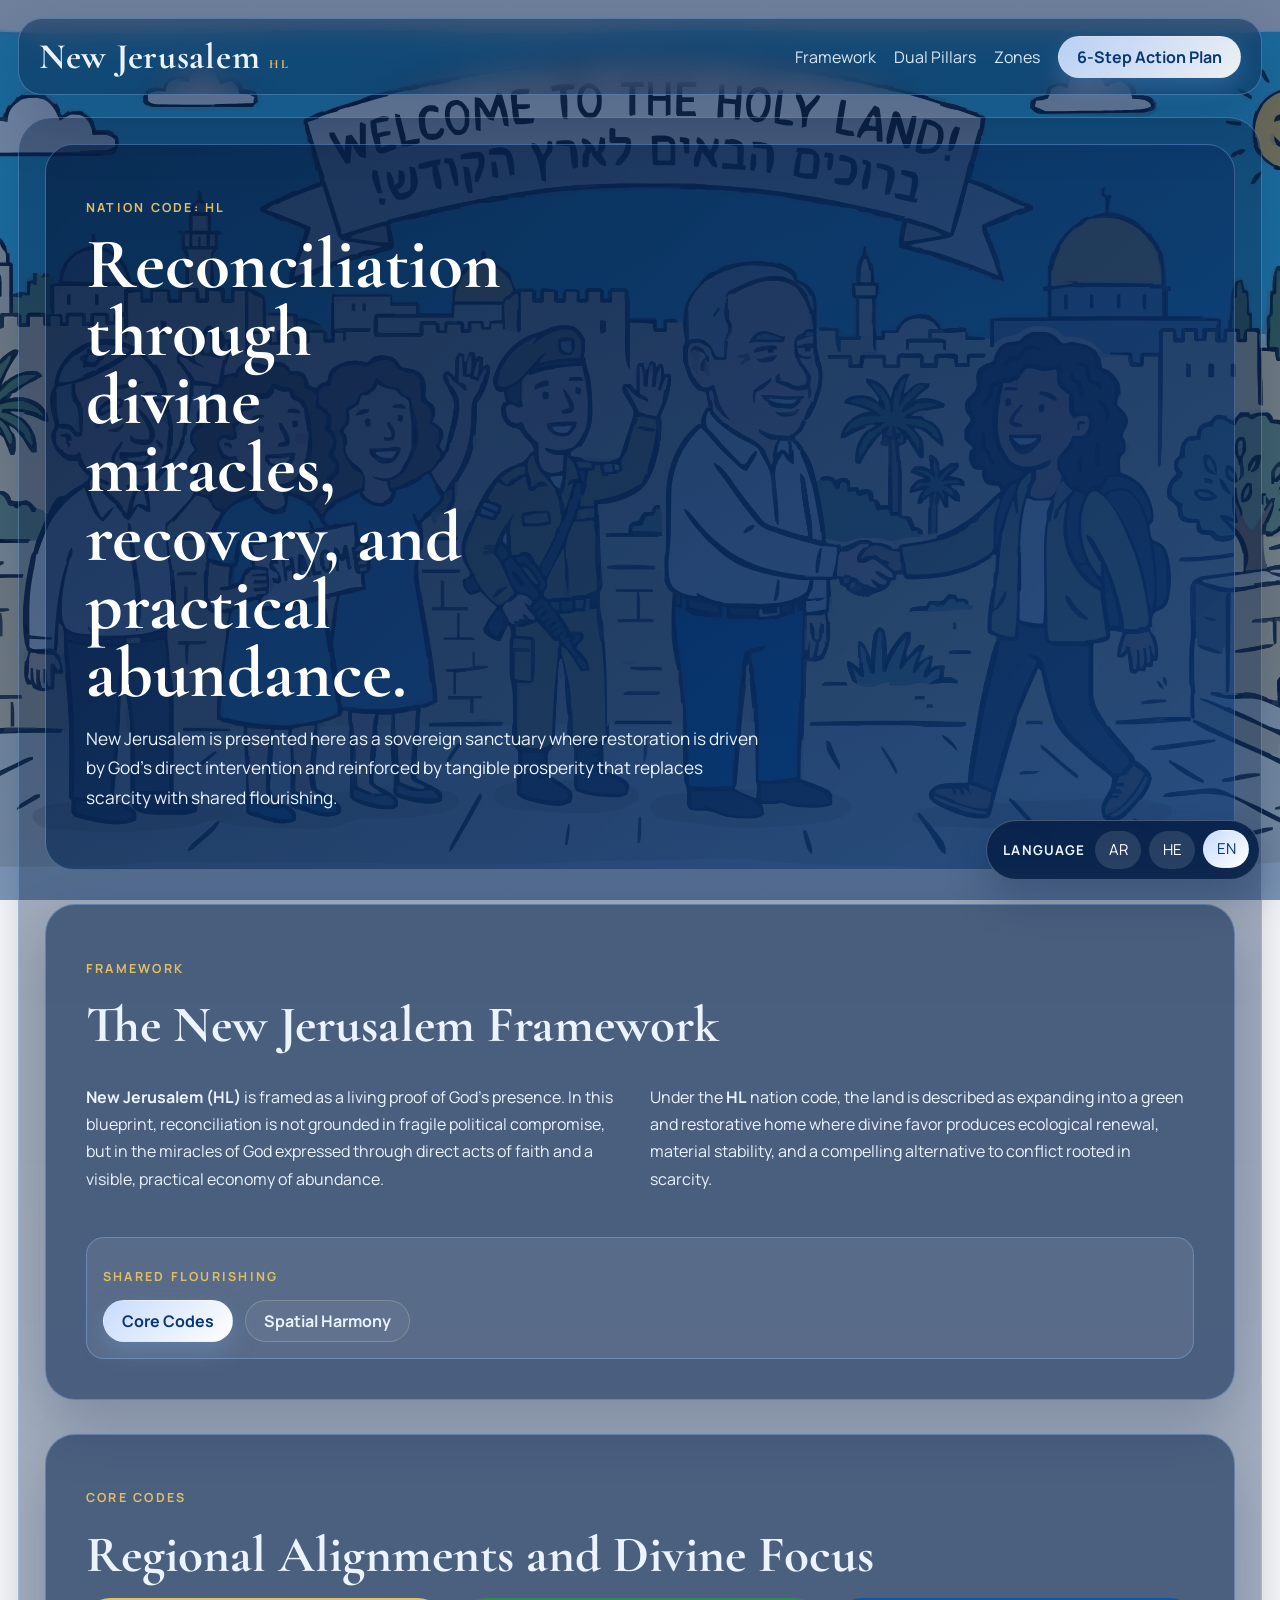
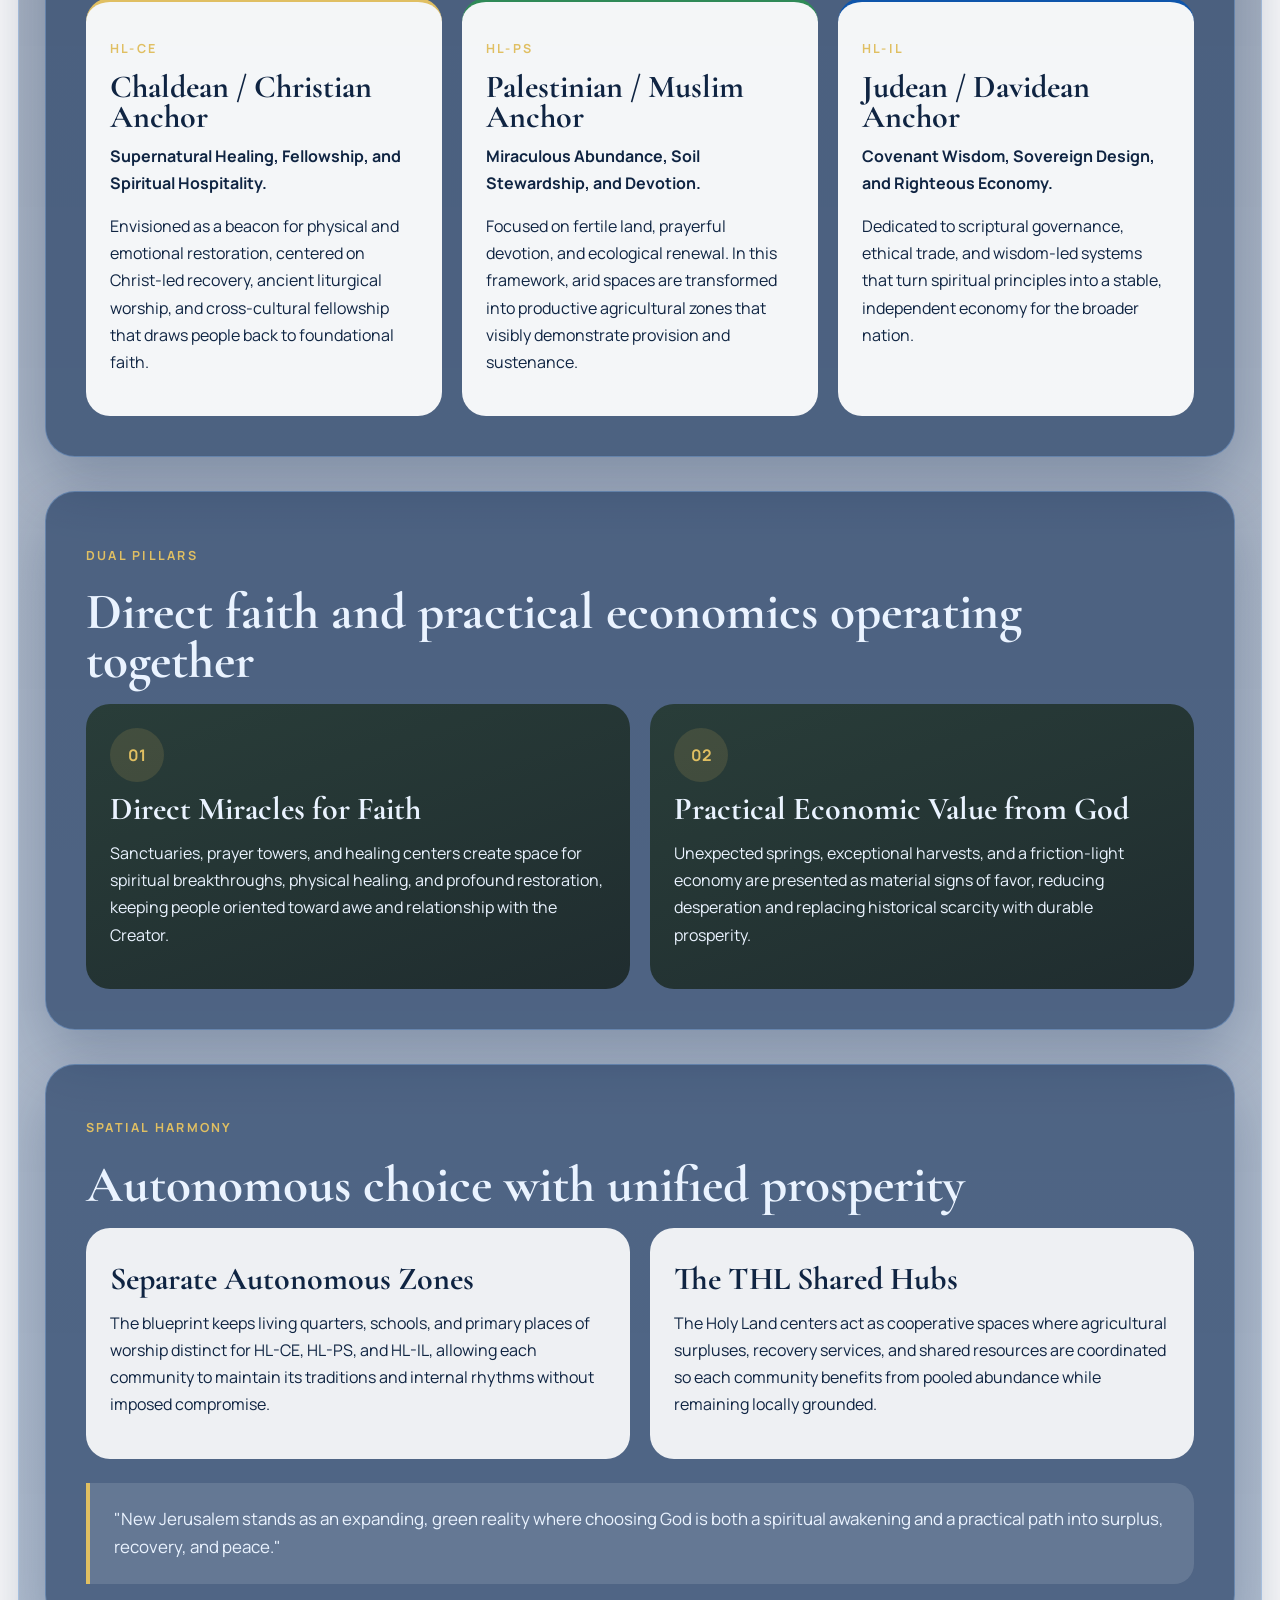
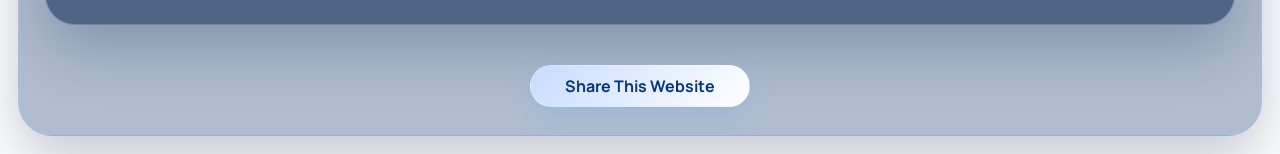
<file: index.html>
<!DOCTYPE html>
<html lang="en">
<head>
  <meta charset="UTF-8">
  <meta name="viewport" content="width=device-width, initial-scale=1.0">

  <title>New Jerusalem (HL) - HolyLands.fyi</title>
  <meta name="description" content="New Jerusalem (HL) presents a reconciliation framework centered on divine miracles, recovery, and practical abundance - a sovereign sanctuary where restoration is driven by God's direct intervention.">
  <meta name="keywords" content="New Jerusalem, Holy Land, reconciliation, HL, divine miracles, faith, abundance, Israel, Palestinian, Chaldean, peace, HolyLands">
  <meta name="author" content="HolyLands.fyi">
  <meta name="robots" content="index, follow">
  <meta name="theme-color" content="#082354">
  <link rel="canonical" href="https://holylands.fyi/">

  <!-- Open Graph -->
  <meta property="og:type" content="website">
  <meta property="og:url" content="https://holylands.fyi/">
  <meta property="og:site_name" content="HolyLands.fyi">
  <meta property="og:title" content="New Jerusalem (HL) - HolyLands.fyi">
  <meta property="og:description" content="A reconciliation framework centered on divine miracles, recovery, and practical abundance - where choosing God is both a spiritual awakening and a path into surplus, recovery, and peace.">
  <meta property="og:image" content="https://holylands.fyi/og-image.png">
  <meta property="og:image:alt" content="New Jerusalem HL - HolyLands.fyi">
  <meta property="og:image:width" content="1200">
  <meta property="og:image:height" content="630">
  <meta property="og:locale" content="en_US">

  <!-- Twitter Card -->
  <meta name="twitter:card" content="summary_large_image">
  <meta name="twitter:title" content="New Jerusalem (HL) - HolyLands.fyi">
  <meta name="twitter:description" content="A reconciliation framework centered on divine miracles, recovery, and practical abundance - where choosing God is both a spiritual awakening and a path into surplus, recovery, and peace.">
  <meta name="twitter:image" content="https://holylands.fyi/og-image.png">
  <meta name="twitter:image:alt" content="New Jerusalem HL - HolyLands.fyi">

  <!-- Favicons & manifest -->
  <link rel="icon" type="image/svg+xml" href="/favicon.svg">
  <link rel="icon" type="image/x-icon" href="/favicon.ico">
  <link rel="apple-touch-icon" sizes="180x180" href="/apple-touch-icon.png">
  <link rel="manifest" href="/site.webmanifest">

  <!-- Structured data -->
  <script id="page-schema" type="application/ld+json">
  {
    "@context": "https://schema.org",
    "@type": "WebSite",
    "name": "HolyLands.fyi",
    "url": "https://holylands.fyi/",
    "description": "New Jerusalem (HL) presents a reconciliation framework centered on divine miracles, recovery, and practical abundance.",
    "publisher": {
      "@type": "Organization",
      "name": "HolyLands.fyi",
      "logo": {
        "@type": "ImageObject",
        "url": "https://holylands.fyi/favicon.svg"
      }
    }
  }
  </script>

  <link rel="preconnect" href="https://fonts.googleapis.com">
  <link rel="preconnect" href="https://fonts.gstatic.com" crossorigin>
  <link href="https://fonts.googleapis.com/css2?family=Cormorant+Garamond:wght@500;600;700&family=Manrope:wght@400;500;600;700&display=swap" rel="stylesheet">
  <link rel="stylesheet" href="styles.css?v=20260601b">
</head>
<body class="landing-page" data-page="home">
  <div class="action-shell">
    <nav class="top-nav" aria-label="Primary">
      <a class="brand" href="index.html" data-i18n="brand">New Jerusalem <span>HL</span></a>
      <div class="nav-links">
        <a href="#framework" data-i18n="navFramework">Framework</a>
        <a href="#pillars" data-i18n="navPillars">Dual Pillars</a>
        <a href="#zones" data-i18n="navZones">Zones</a>
        <a class="nav-pill nav-pill-primary" href="action-plan.html" data-i18n="navActionPlan">6-Step Action Plan</a>
      </div>
    </nav>
    <main class="action-main">

      <section class="hero-panel">
        <p class="eyebrow" data-i18n="heroEyebrow">Nation Code: HL</p>
        <h1 data-i18n="heroTitle">Reconciliation through divine miracles, recovery, and practical abundance.</h1>
        <p class="hero-copy" data-i18n="heroCopy">
          New Jerusalem is presented here as a sovereign sanctuary where restoration is driven by God's direct intervention and reinforced by tangible prosperity that replaces scarcity with shared flourishing.
        </p>
      </section>

      <section class="section intro" id="framework">
        <div class="section-heading">
          <p class="section-label" data-i18n="frameworkLabel">Framework</p>
          <h2 data-i18n="frameworkTitle">The New Jerusalem Framework</h2>
        </div>
        <div class="two-column">
          <p data-i18n="frameworkBody1">
            <strong>New Jerusalem (HL)</strong> is framed as a living proof of God's presence. In this blueprint, reconciliation is not grounded in fragile political compromise, but in the miracles of God expressed through direct acts of faith and a visible, practical economy of abundance.
          </p>
          <p data-i18n="frameworkBody2">
            Under the <strong>HL</strong> nation code, the land is described as expanding into a green and restorative home where divine favor produces ecological renewal, material stability, and a compelling alternative to conflict rooted in scarcity.
          </p>
        </div>

        <div class="shared-flourishing" aria-label="Shared Flourishing Actions">
          <p class="section-label" data-i18n="flourishingLabel">Shared Flourishing</p>
          <div class="shared-actions">
            <a class="nav-pill nav-pill-primary" href="#core-codes-title" data-i18n="flourishingCore">Core Codes</a>
            <a class="nav-pill" href="#zones" data-i18n="flourishingSpatial">Spatial Harmony</a>
          </div>
        </div>
      </section>

      <section class="section" aria-labelledby="core-codes-title">
        <div class="section-heading">
          <p class="section-label" data-i18n="coreCodesLabel">Core Codes</p>
          <h2 id="core-codes-title" data-i18n="coreCodesTitle">Regional Alignments and Divine Focus</h2>
        </div>
        <div class="card-grid three-up">
          <article class="info-card accent-gold">
            <p class="card-code">HL-CE</p>
            <h3 data-i18n="ceTitle">Chaldean / Christian Anchor</h3>
            <p class="card-focus" data-i18n="ceFocus">Supernatural Healing, Fellowship, and Spiritual Hospitality.</p>
            <p data-i18n="ceBody">
              Envisioned as a beacon for physical and emotional restoration, centered on Christ-led recovery, ancient liturgical worship, and cross-cultural fellowship that draws people back to foundational faith.
            </p>
          </article>

          <article class="info-card accent-green">
            <p class="card-code">HL-PS</p>
            <h3 data-i18n="psTitle">Palestinian / Muslim Anchor</h3>
            <p class="card-focus" data-i18n="psFocus">Miraculous Abundance, Soil Stewardship, and Devotion.</p>
            <p data-i18n="psBody">
              Focused on fertile land, prayerful devotion, and ecological renewal. In this framework, arid spaces are transformed into productive agricultural zones that visibly demonstrate provision and sustenance.
            </p>
          </article>

          <article class="info-card accent-blue">
            <p class="card-code">HL-IL</p>
            <h3 data-i18n="ilTitle">Judean / Davidean Anchor</h3>
            <p class="card-focus" data-i18n="ilFocus">Covenant Wisdom, Sovereign Design, and Righteous Economy.</p>
            <p data-i18n="ilBody">
              Dedicated to scriptural governance, ethical trade, and wisdom-led systems that turn spiritual principles into a stable, independent economy for the broader nation.
            </p>
          </article>
        </div>
      </section>

      <section class="section pillars-section" id="pillars">
        <div class="section-heading">
          <p class="section-label" data-i18n="pillarsLabel">Dual Pillars</p>
          <h2 data-i18n="pillarsTitle">Direct faith and practical economics operating together</h2>
        </div>
        <div class="pillars-layout">
          <article class="pillar-card">
            <span class="pillar-number">01</span>
            <h3 data-i18n="pillarOneTitle">Direct Miracles for Faith</h3>
            <p data-i18n="pillarOneBody">
              Sanctuaries, prayer towers, and healing centers create space for spiritual breakthroughs, physical healing, and profound restoration, keeping people oriented toward awe and relationship with the Creator.
            </p>
          </article>
          <article class="pillar-card">
            <span class="pillar-number">02</span>
            <h3 data-i18n="pillarTwoTitle">Practical Economic Value from God</h3>
            <p data-i18n="pillarTwoBody">
              Unexpected springs, exceptional harvests, and a friction-light economy are presented as material signs of favor, reducing desperation and replacing historical scarcity with durable prosperity.
            </p>
          </article>
        </div>
      </section>

      <section class="section harmony-section" id="zones">
        <div class="section-heading">
          <p class="section-label" data-i18n="harmonyLabel">Spatial Harmony</p>
          <h2 data-i18n="harmonyTitle">Autonomous choice with unified prosperity</h2>
        </div>
        <div class="card-grid two-up">
          <article class="info-card soft-panel">
            <h3 data-i18n="zonesTitle">Separate Autonomous Zones</h3>
            <p data-i18n="zonesBody">
              The blueprint keeps living quarters, schools, and primary places of worship distinct for HL-CE, HL-PS, and HL-IL, allowing each community to maintain its traditions and internal rhythms without imposed compromise.
            </p>
          </article>
          <article class="info-card soft-panel">
            <h3 data-i18n="hubsTitle">The THL Shared Hubs</h3>
            <p data-i18n="hubsBody">
              The Holy Land centers act as cooperative spaces where agricultural surpluses, recovery services, and shared resources are coordinated so each community benefits from pooled abundance while remaining locally grounded.
            </p>
          </article>
        </div>

        <blockquote class="sovereign-truth">
          <p data-i18n="quote">
            “New Jerusalem stands as an expanding, green reality where choosing God is both a spiritual awakening and a practical path into surplus, recovery, and peace.”
          </p>
        </blockquote>
      </section>

      <section class="share-cta-row" aria-label="Share">
        <a class="nav-pill nav-pill-primary share-launch-button" href="share.html" data-i18n="shareButton">Share This Website</a>
      </section>
    </main>
  </div>
  <script src="lang.js?v=20260601b"></script>
</body>
</html>
</file>
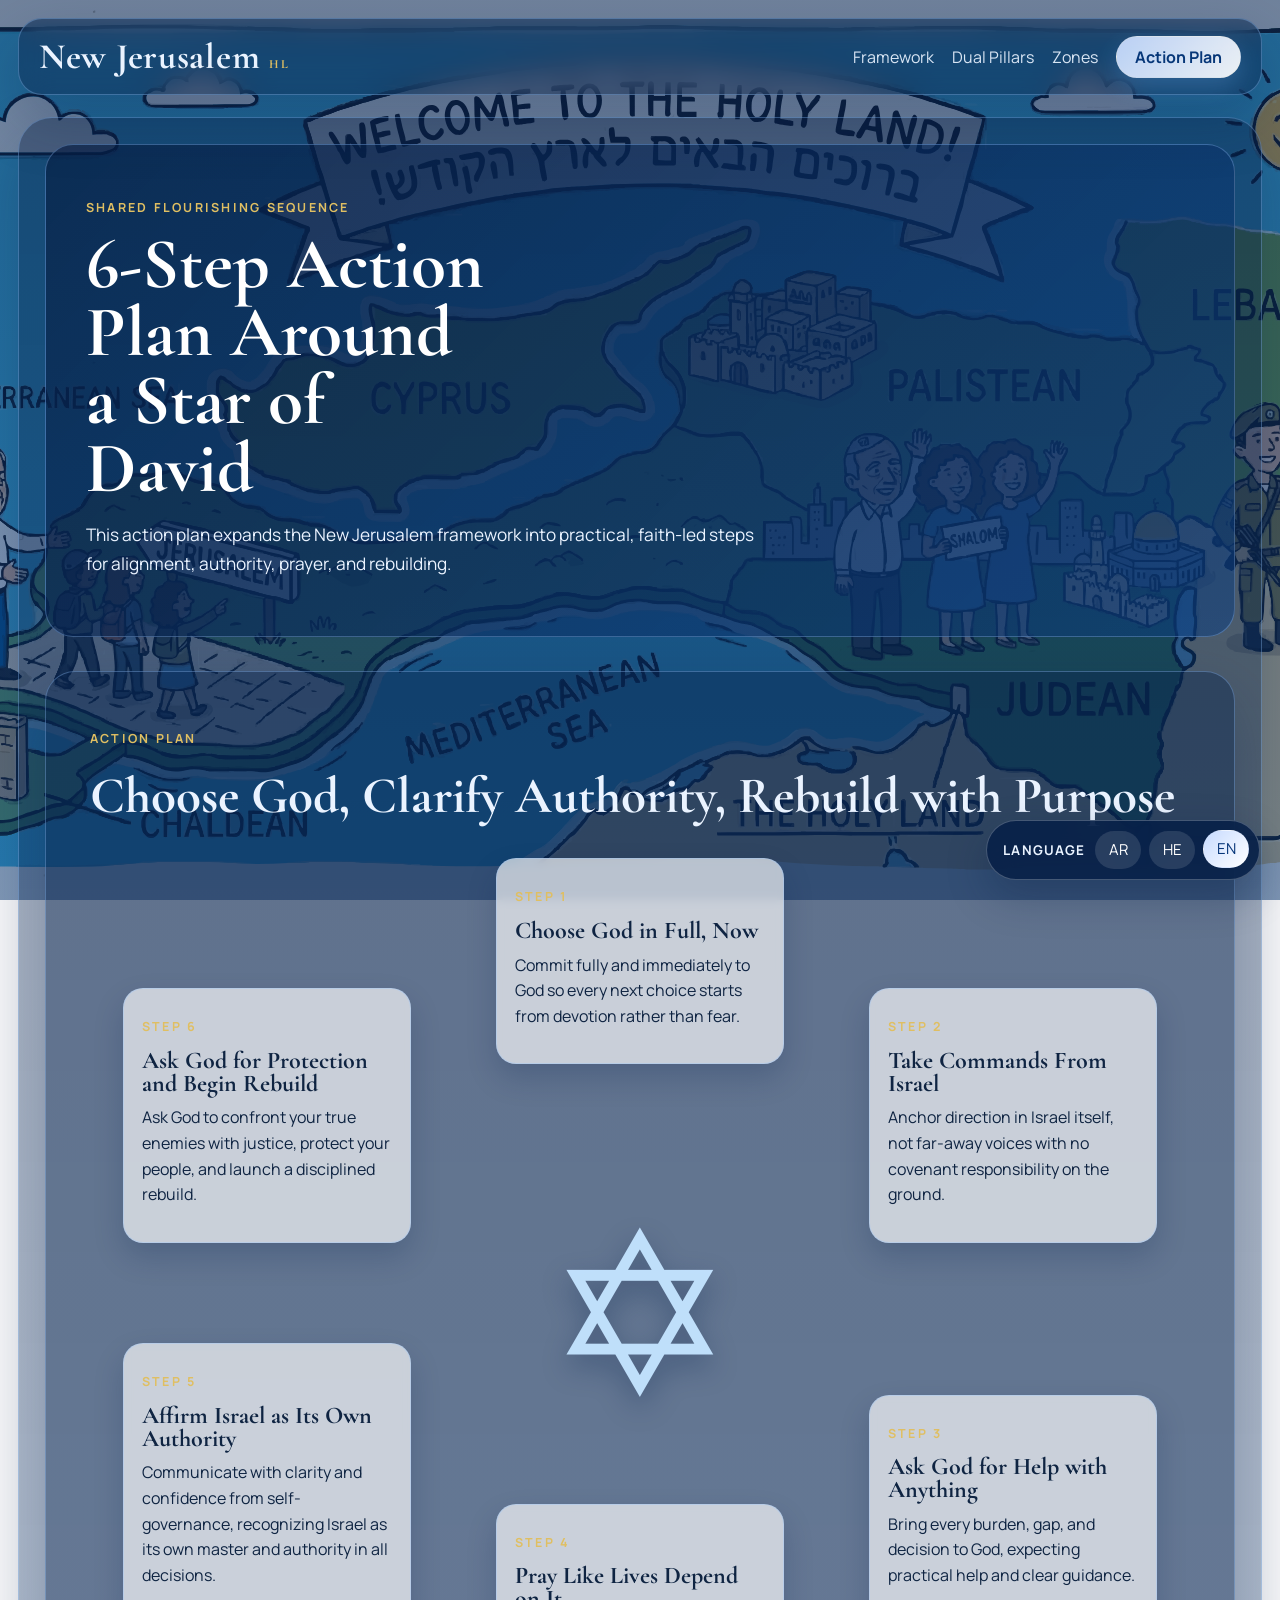
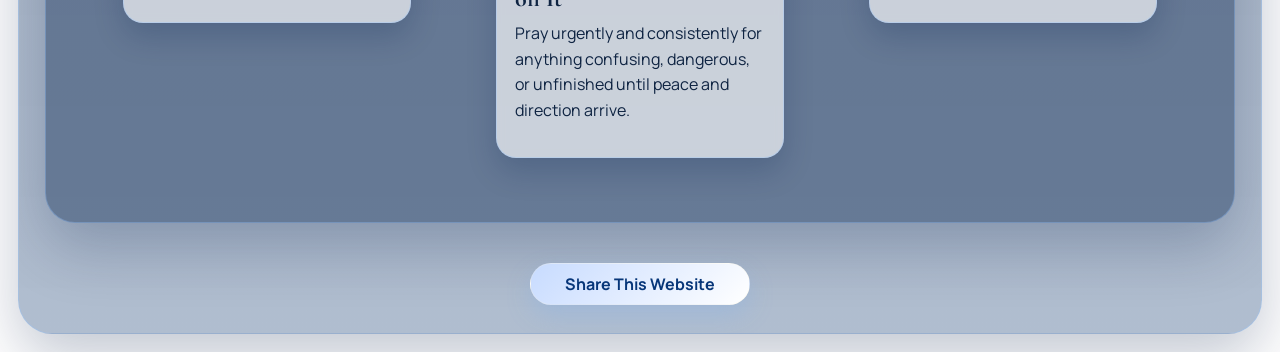
<file: action-plan.html>
<!DOCTYPE html>
<html lang="en">
<head>
  <meta charset="UTF-8">
  <meta name="viewport" content="width=device-width, initial-scale=1.0">

  <title>6-Step Action Plan - New Jerusalem (HL) | HolyLands.fyi</title>
  <meta name="description" content="A six-step faith-led action plan for New Jerusalem - choose God, clarify authority, pray, affirm Israel's sovereignty, and begin a disciplined rebuild toward peace and abundance.">
  <meta name="keywords" content="New Jerusalem, Holy Land, action plan, HL, faith steps, Israel, reconciliation, prayer, rebuild, HolyLands">
  <meta name="author" content="HolyLands.fyi">
  <meta name="robots" content="index, follow">
  <meta name="theme-color" content="#082354">
  <link rel="canonical" href="https://holylands.fyi/action-plan.html">

  <!-- Open Graph -->
  <meta property="og:type" content="article">
  <meta property="og:url" content="https://holylands.fyi/action-plan.html">
  <meta property="og:site_name" content="HolyLands.fyi">
  <meta property="og:title" content="6-Step Action Plan - New Jerusalem (HL) | HolyLands.fyi">
  <meta property="og:description" content="A faith-led six-step sequence arranged around a Star of David: choose God, anchor authority in Israel, pray, affirm self-governance, and launch a disciplined rebuild toward shared flourishing.">
  <meta property="og:image" content="https://holylands.fyi/og-image.png">
  <meta property="og:image:alt" content="New Jerusalem HL - HolyLands.fyi 6-Step Action Plan">
  <meta property="og:image:width" content="1200">
  <meta property="og:image:height" content="630">
  <meta property="og:locale" content="en_US">

  <!-- Twitter Card -->
  <meta name="twitter:card" content="summary_large_image">
  <meta name="twitter:title" content="6-Step Action Plan - New Jerusalem (HL) | HolyLands.fyi">
  <meta name="twitter:description" content="A faith-led six-step sequence: choose God, anchor authority in Israel, pray, affirm self-governance, and launch a disciplined rebuild toward shared flourishing.">
  <meta name="twitter:image" content="https://holylands.fyi/og-image.png">
  <meta name="twitter:image:alt" content="New Jerusalem HL - HolyLands.fyi 6-Step Action Plan">

  <!-- Favicons & manifest -->
  <link rel="icon" type="image/svg+xml" href="/favicon.svg">
  <link rel="icon" type="image/x-icon" href="/favicon.ico">
  <link rel="apple-touch-icon" sizes="180x180" href="/apple-touch-icon.png">
  <link rel="manifest" href="/site.webmanifest">

  <!-- Structured data -->
  <script id="page-schema" type="application/ld+json">
  {
    "@context": "https://schema.org",
    "@type": "Article",
    "headline": "6-Step Action Plan for New Jerusalem (HL)",
    "description": "A six-step faith-led action plan for New Jerusalem - choose God, clarify authority, pray, affirm Israel's sovereignty, and begin a disciplined rebuild.",
    "url": "https://holylands.fyi/action-plan.html",
    "image": "https://holylands.fyi/og-image.png",
    "publisher": {
      "@type": "Organization",
      "name": "HolyLands.fyi",
      "logo": {
        "@type": "ImageObject",
        "url": "https://holylands.fyi/favicon.svg"
      }
    },
    "isPartOf": {
      "@type": "WebSite",
      "name": "HolyLands.fyi",
      "url": "https://holylands.fyi/"
    }
  }
  </script>

  <link rel="preconnect" href="https://fonts.googleapis.com">
  <link rel="preconnect" href="https://fonts.gstatic.com" crossorigin>
  <link href="https://fonts.googleapis.com/css2?family=Cormorant+Garamond:wght@500;600;700&family=Manrope:wght@400;500;600;700&display=swap" rel="stylesheet">
  <link rel="stylesheet" href="styles.css?v=20260601b">
</head>
<body class="action-plan-page" data-page="action">
  <div class="action-shell">
    <nav class="top-nav" aria-label="Primary">
      <a class="brand" href="index.html" data-i18n="brand">New Jerusalem <span>HL</span></a>
      <div class="nav-links">
        <a href="index.html#framework" data-i18n="navFramework">Framework</a>
        <a href="index.html#pillars" data-i18n="navPillars">Dual Pillars</a>
        <a href="index.html#zones" data-i18n="navZones">Zones</a>
        <a class="nav-pill nav-pill-primary" href="action-plan.html" data-i18n="navActionPlan">Action Plan</a>
      </div>
    </nav>

    <main class="action-main">
      <section class="hero-panel action-hero">
        <p class="eyebrow" data-i18n="heroEyebrow">Shared Flourishing Sequence</p>
        <h1 data-i18n="heroTitle">6-Step Action Plan Around a Star of David</h1>
        <p class="hero-copy" data-i18n="heroCopy">
          This action plan expands the New Jerusalem framework into practical, faith-led steps for alignment, authority, prayer, and rebuilding.
        </p>
      </section>

      <section class="section plan-section" aria-labelledby="plan-title">
        <div class="section-heading">
          <p class="section-label" data-i18n="planLabel">Action Plan</p>
          <h2 id="plan-title" data-i18n="planTitle">Choose God, Clarify Authority, Rebuild with Purpose</h2>
        </div>

        <div class="star-plan" role="list" aria-label="Six-step action plan">
          <article class="plan-step step-1" role="listitem">
            <p class="card-code" data-i18n="step1Code">Step 1</p>
            <h3 data-i18n="step1Title">Choose God in Full, Now</h3>
            <p data-i18n="step1Body">Commit fully and immediately to God so every next choice starts from devotion rather than fear.</p>
          </article>

          <article class="plan-step step-2" role="listitem">
            <p class="card-code" data-i18n="step2Code">Step 2</p>
            <h3 data-i18n="step2Title">Take Commands From Israel</h3>
            <p data-i18n="step2Body">Anchor direction in Israel itself, not far-away voices with no covenant responsibility on the ground.</p>
          </article>

          <article class="plan-step step-3" role="listitem">
            <p class="card-code" data-i18n="step3Code">Step 3</p>
            <h3 data-i18n="step3Title">Ask God for Help with Anything</h3>
            <p data-i18n="step3Body">Bring every burden, gap, and decision to God, expecting practical help and clear guidance.</p>
          </article>

          <article class="plan-step step-4" role="listitem">
            <p class="card-code" data-i18n="step4Code">Step 4</p>
            <h3 data-i18n="step4Title">Pray Like Lives Depend on It</h3>
            <p data-i18n="step4Body">Pray urgently and consistently for anything confusing, dangerous, or unfinished until peace and direction arrive.</p>
          </article>

          <article class="plan-step step-5" role="listitem">
            <p class="card-code" data-i18n="step5Code">Step 5</p>
            <h3 data-i18n="step5Title">Affirm Israel as Its Own Authority</h3>
            <p data-i18n="step5Body">Communicate with clarity and confidence from self-governance, recognizing Israel as its own master and authority in all decisions.</p>
          </article>

          <article class="plan-step step-6" role="listitem">
            <p class="card-code" data-i18n="step6Code">Step 6</p>
            <h3 data-i18n="step6Title">Ask God for Protection and Begin Rebuild</h3>
            <p data-i18n="step6Body">Ask God to confront your true enemies with justice, protect your people, and launch a disciplined rebuild.</p>
          </article>

          <div class="star-core" aria-hidden="true">
            <span class="star-mark">&#10017;</span>
          </div>
        </div>
      </section>

      <section class="share-cta-row" aria-label="Share">
        <a class="nav-pill nav-pill-primary share-launch-button" href="share.html" data-i18n="shareButton">Share This Website</a>
      </section>
    </main>
  </div>
  <script src="lang.js?v=20260601b"></script>
</body>
</html>
</file>
<file: styles.css>
:root {
  --bg: #ecf4ff;
  --surface: rgba(8, 35, 84, 0.82);
  --surface-soft: rgba(255, 255, 255, 0.9);
  --surface-card: rgba(255, 255, 255, 0.94);
  --text-strong: #ffffff;
  --text-body: #eaf3ff;
  --text-dark: #0f2442;
  --line: rgba(150, 195, 255, 0.34);
  --gold: #e0bf62;
  --green: #2f8a57;
  --blue: #0e55ab;
  --blue-soft: #3f84d6;
  --shadow: 0 24px 60px rgba(6, 27, 66, 0.24);
}

* {
  box-sizing: border-box;
}

html {
  height: 100%;
  scroll-behavior: smooth;
}

body {
  min-height: 100%;
  margin: 0;
  font-family: "Manrope", sans-serif;
  background:
    radial-gradient(circle at top, rgba(70, 140, 234, 0.34), transparent 28%),
    linear-gradient(180deg, #e8f2ff 0%, #dbeafc 100%);
  color: var(--text-body);
}

body.landing-page {
  background:
    linear-gradient(180deg, rgba(10, 44, 97, 0.58), rgba(11, 63, 134, 0.5)),
    url('visit.holyland.fyi.svg') center / cover no-repeat fixed;
  background-attachment: fixed;
}

body.landing-page .action-shell {
  gap: 22px;
}

body.landing-page .top-nav {
  background: rgba(6, 31, 71, 0.44);
}

body.action-plan-page {
  background:
    linear-gradient(180deg, rgba(10, 44, 97, 0.58), rgba(11, 63, 134, 0.5)),
    url('map.holyland.fyi.svg') center / cover no-repeat fixed;
  background-attachment: fixed;
}

body.action-plan-page .action-shell {
  gap: 22px;
}

body.action-plan-page .top-nav {
  background: rgba(6, 31, 71, 0.44);
}

body.share-page {
  background:
    linear-gradient(180deg, rgba(10, 44, 97, 0.58), rgba(11, 63, 134, 0.5)),
    url('map.holyland.fyi.svg') center / cover no-repeat fixed;
  background-attachment: fixed;
}

body.share-page .action-shell {
  gap: 22px;
}

body.share-page .top-nav {
  background: rgba(6, 31, 71, 0.44);
}

a {
  color: inherit;
  text-decoration: none;
}

button {
  font: inherit;
}

html[dir="rtl"] body {
  text-align: right;
}

.page-shell,
.action-shell {
  min-height: 100vh;
  max-width: 1560px;
  margin: 0 auto;
  padding: 18px;
  display: grid;
  grid-template-rows: auto minmax(0, 1fr);
  gap: 14px;
}

.top-nav {
  display: flex;
  align-items: center;
  justify-content: space-between;
  gap: 16px;
  padding: 16px 20px;
  border: 1px solid var(--line);
  border-radius: 24px;
  background: rgba(6, 31, 71, 0.64);
  backdrop-filter: blur(14px);
  box-shadow: var(--shadow);
  position: relative;
  z-index: 2;
}

.brand {
  font-family: "Cormorant Garamond", serif;
  font-size: clamp(1.8rem, 2.8vw, 2.6rem);
  font-weight: 700;
  letter-spacing: 0.02em;
}

.brand span,
.card-code,
.section-label,
.eyebrow {
  color: var(--gold);
  text-transform: uppercase;
  letter-spacing: 0.18em;
  font-size: 0.78rem;
  font-weight: 700;
}

.nav-links {
  display: flex;
  align-items: center;
  gap: 18px;
  flex-wrap: wrap;
}

.nav-links a {
  opacity: 0.92;
}

html[dir="rtl"] .top-nav,
html[dir="rtl"] .nav-links,
html[dir="rtl"] .shared-actions {
  direction: rtl;
}

.nav-pill {
  display: inline-flex;
  align-items: center;
  justify-content: center;
  min-height: 42px;
  padding: 0 18px;
  border-radius: 999px;
  font-weight: 700;
  border: 1px solid rgba(255, 244, 214, 0.2);
  background: rgba(255, 255, 255, 0.05);
}

.nav-pill-primary {
  background: linear-gradient(135deg, #c7dbff, #ffffff);
  color: #073679;
  box-shadow: 0 10px 24px rgba(120, 172, 239, 0.28);
}

.hero-panel {
  border-radius: 34px;
  border: 1px solid var(--line);
  box-shadow: var(--shadow);
}

.content-panel {
  min-height: 0;
  overflow-y: auto;
  padding: 20px;
  border-radius: 34px;
  border: 1px solid var(--line);
  background: linear-gradient(180deg, rgba(7, 34, 78, 0.92), rgba(9, 56, 119, 0.86));
  box-shadow: var(--shadow);
  scrollbar-gutter: stable;
}

.action-main {
  min-height: 0;
  overflow-y: auto;
  padding: 26px;
  border-radius: 34px;
  border: 1px solid var(--line);
  background: linear-gradient(180deg, rgba(5, 28, 66, 0.4), rgba(8, 50, 106, 0.32));
  box-shadow: var(--shadow);
}

.action-main > * + * {
  margin-top: 34px;
}

.content-panel > * + * {
  margin-top: 18px;
}

.hero-panel {
  padding: clamp(22px, 3.6vw, 40px);
  border-radius: 28px;
  background: linear-gradient(135deg, rgba(6, 29, 66, 0.66), rgba(12, 62, 128, 0.54));
  border: 1px solid var(--line);
  box-shadow: none;
}

h1,
h2,
h3 {
  margin: 0;
  font-family: "Cormorant Garamond", serif;
  line-height: 0.95;
}

h1 {
  max-width: 12ch;
  margin-top: 12px;
  font-size: clamp(3rem, 5.6vw, 5.4rem);
  color: var(--text-strong);
}

h2 {
  font-size: clamp(2.1rem, 4vw, 3.6rem);
  color: inherit;
}

h3 {
  font-size: clamp(1.5rem, 3vw, 2rem);
  margin-top: 12px;
}

p {
  line-height: 1.7;
  font-size: 1rem;
}

.hero-copy {
  max-width: 62ch;
  margin-top: 16px;
  font-size: 1.08rem;
}

.section {
  padding: clamp(24px, 4vw, 40px);
  border-radius: 30px;
  background: rgba(7, 35, 78, 0.56);
  border: 1px solid var(--line);
  box-shadow: var(--shadow);
}

.shared-flourishing {
  margin-top: 28px;
  padding: 16px;
  border: 1px solid var(--line);
  border-radius: 18px;
  background: rgba(255, 255, 255, 0.08);
}

.shared-actions {
  display: flex;
  align-items: center;
  gap: 12px;
  flex-wrap: wrap;
  margin-top: 8px;
}

.section-heading {
  display: grid;
  gap: 10px;
  margin-bottom: 18px;
}

.two-column,
.pillars-layout,
.card-grid {
  display: grid;
  gap: 20px;
}

.two-column {
  grid-template-columns: repeat(2, minmax(0, 1fr));
}

.three-up {
  grid-template-columns: repeat(3, minmax(0, 1fr));
}

.two-up,
.pillars-layout {
  grid-template-columns: repeat(2, minmax(0, 1fr));
}

.info-card,
.pillar-card {
  border-radius: 24px;
  padding: 24px;
}

.info-card {
  background: var(--surface-card);
  color: var(--text-dark);
}

.pillar-card {
  background: linear-gradient(160deg, rgba(36, 56, 47, 0.88), rgba(20, 31, 26, 0.8));
}

.soft-panel {
  background: var(--surface-soft);
}

.accent-gold {
  border-top: 4px solid var(--gold);
}

.accent-green {
  border-top: 4px solid var(--green);
}

.accent-blue {
  border-top: 4px solid var(--blue);
}

.card-focus {
  margin-top: 10px;
  font-weight: 700;
}

.pillar-number {
  display: inline-flex;
  align-items: center;
  justify-content: center;
  width: 54px;
  height: 54px;
  border-radius: 50%;
  background: rgba(216, 179, 93, 0.15);
  color: var(--gold);
  font-weight: 700;
}

.sovereign-truth {
  margin: 24px 0 0;
  padding: 22px 24px;
  border-left: 4px solid var(--gold);
  background: rgba(255, 255, 255, 0.12);
  border-radius: 0 20px 20px 0;
}

.sovereign-truth p {
  margin: 0;
  font-size: 1.06rem;
}

.plan-section {
  overflow: hidden;
  padding: clamp(26px, 4.2vw, 44px);
  background: rgba(7, 35, 78, 0.43);
}

.star-plan {
  position: relative;
  min-height: 940px;
}

.plan-step {
  position: absolute;
  width: min(288px, 37vw);
  padding: 18px;
  border-radius: 20px;
  border: 1px solid var(--line);
  background: rgba(255, 255, 255, 0.66);
  backdrop-filter: blur(4px);
  color: var(--text-dark);
  box-shadow: 0 14px 30px rgba(7, 32, 73, 0.2);
}

.plan-step h3 {
  margin-top: 10px;
  font-size: 1.5rem;
}

.plan-step p {
  margin-top: 10px;
  line-height: 1.6;
}

.step-1 {
  top: 20px;
  left: 50%;
  transform: translateX(-50%);
}

.step-2 {
  top: 150px;
  right: 3%;
}

.step-3 {
  bottom: 155px;
  right: 3%;
}

.step-4 {
  bottom: 20px;
  left: 50%;
  transform: translateX(-50%);
}

.step-5 {
  bottom: 155px;
  left: 3%;
}

.step-6 {
  top: 150px;
  left: 3%;
}

.star-core {
  position: absolute;
  left: 50%;
  top: 50%;
  transform: translate(-50%, -50%);
  width: auto;
  display: grid;
  place-items: center;
}

.star-mark {
  display: block;
  font-size: clamp(8rem, 20vw, 14rem);
  line-height: 1;
  color: rgba(196, 228, 255, 0.96);
  text-shadow: 0 12px 28px rgba(7, 33, 75, 0.34);
}

.language-switcher {
  position: fixed;
  right: 20px;
  bottom: 20px;
  display: inline-flex;
  align-items: center;
  gap: 8px;
  padding: 10px;
  border: 1px solid rgba(255, 255, 255, 0.24);
  border-radius: 999px;
  background: rgba(6, 31, 71, 0.88);
  box-shadow: 0 16px 40px rgba(6, 27, 66, 0.28);
  -webkit-backdrop-filter: blur(14px);
  backdrop-filter: blur(14px);
  z-index: 20;
}

.language-switcher-label {
  padding-inline: 6px 2px;
  color: var(--text-body);
  font-size: 0.84rem;
  font-weight: 700;
  letter-spacing: 0.08em;
  text-transform: uppercase;
}

.language-switcher button {
  appearance: none;
  -webkit-appearance: none;
  min-width: 46px;
  min-height: 38px;
  padding: 0 12px;
  border: 1px solid transparent;
  border-radius: 999px;
  background: rgba(255, 255, 255, 0.12);
  color: var(--text-strong);
  font-family: inherit;
  font-size: 0.94rem;
  line-height: 1;
  text-align: center;
  text-transform: uppercase;
  cursor: pointer;
  transition: background 160ms ease, color 160ms ease, transform 160ms ease;
}

.language-switcher button:hover,
.language-switcher button:focus-visible {
  background: rgba(255, 255, 255, 0.22);
  outline: none;
}

.language-switcher button.is-active {
  background: linear-gradient(135deg, #c7dbff, #ffffff);
  color: #073679;
  transform: translateY(-1px);
}

.share-cta-row {
  display: flex;
  justify-content: center;
  align-items: center;
  padding: 6px 4px 2px;
}

.share-launch-button {
  min-width: 220px;
}

.share-cloud {
  min-height: 0;
  display: grid;
  grid-template-columns: repeat(auto-fill, minmax(56px, 1fr));
  gap: 12px;
  align-items: start;
  border-radius: 26px;
  border: 1px solid var(--line);
  background: rgba(7, 35, 78, 0.32);
  padding: 14px;
}

.share-cloud-canvas {
  display: none;
}

.share-cloud-layer {
  display: contents;
}

.share-icon {
  justify-self: center;
  width: 44px;
  height: 44px;
  display: inline-flex;
  align-items: center;
  justify-content: center;
  border-radius: 50%;
  border: 1px solid rgba(255, 255, 255, 0.24);
  background: rgba(5, 30, 71, 0.82);
  color: #eaf3ff;
  font-size: 0.72rem;
  font-weight: 700;
  letter-spacing: 0.06em;
  box-shadow: 0 12px 24px rgba(5, 22, 52, 0.35);
  backdrop-filter: blur(8px);
  transition: transform 160ms ease, background 160ms ease, border-color 160ms ease;
}

.share-icon:hover,
.share-icon:focus-visible {
  transform: scale(1.14);
  background: rgba(13, 67, 138, 0.92);
  border-color: rgba(255, 255, 255, 0.56);
  outline: none;
}

.share-icon-img {
  width: 22px;
  height: 22px;
  display: block;
}

/* Fade structural boxes when they carry no textual content. */
.hero-panel:not(:has(p, h1, h2, h3, h4, h5, h6, li, a)),
.section:not(:has(p, h1, h2, h3, h4, h5, h6, li, a)),
.shared-flourishing:not(:has(p, h1, h2, h3, h4, h5, h6, li, a)),
.info-card:not(:has(p, h1, h2, h3, h4, h5, h6, li, a)),
.pillar-card:not(:has(p, h1, h2, h3, h4, h5, h6, li, a)),
.plan-step:not(:has(p, h1, h2, h3, h4, h5, h6, li, a)) {
  background: rgba(255, 255, 255, 0.02);
  border-color: rgba(150, 195, 255, 0.1);
  box-shadow: none;
  backdrop-filter: none;
}

@media (max-width: 900px) {
  .top-nav,
  .two-column,
  .three-up,
  .two-up,
  .pillars-layout {
    grid-template-columns: 1fr;
  }

  .top-nav {
    justify-items: start;
  }

  .nav-links {
    width: 100%;
  }

  h1 {
    max-width: 14ch;
  }

  .star-plan {
    min-height: 0;
    display: grid;
    gap: 16px;
  }

  .plan-step,
  .step-1,
  .step-2,
  .step-3,
  .step-4,
  .step-5,
  .step-6 {
    position: static;
    width: 100%;
    transform: none;
  }

  .star-core {
    position: static;
    transform: none;
    margin: 8px auto;
  }
}

@media (max-width: 640px) {
  .page-shell,
  .action-shell {
    padding: 14px;
  }

  .top-nav,
  .content-panel,
  .action-main,
  .hero-panel,
  .section,
  .info-card,
  .pillar-card,
  .plan-step {
    padding: 20px;
    border-radius: 22px;
  }

  .nav-links {
    flex-direction: column;
    align-items: stretch;
  }

  .nav-pill {
    width: 100%;
  }

  .shared-actions .nav-pill {
    width: 100%;
  }

  .share-launch-button {
    width: 100%;
  }

  .share-cloud {
    grid-template-columns: repeat(5, minmax(0, 1fr));
    gap: 10px;
  }

  .share-icon:hover,
  .share-icon:focus-visible {
    transform: scale(1.12);
  }

  .language-switcher {
    right: 14px;
    bottom: 14px;
    gap: 6px;
    padding: 8px;
  }

  .language-switcher-label {
    display: none;
  }

  .language-switcher button {
    min-width: 42px;
    min-height: 36px;
    padding: 0 10px;
  }
}
</file>
